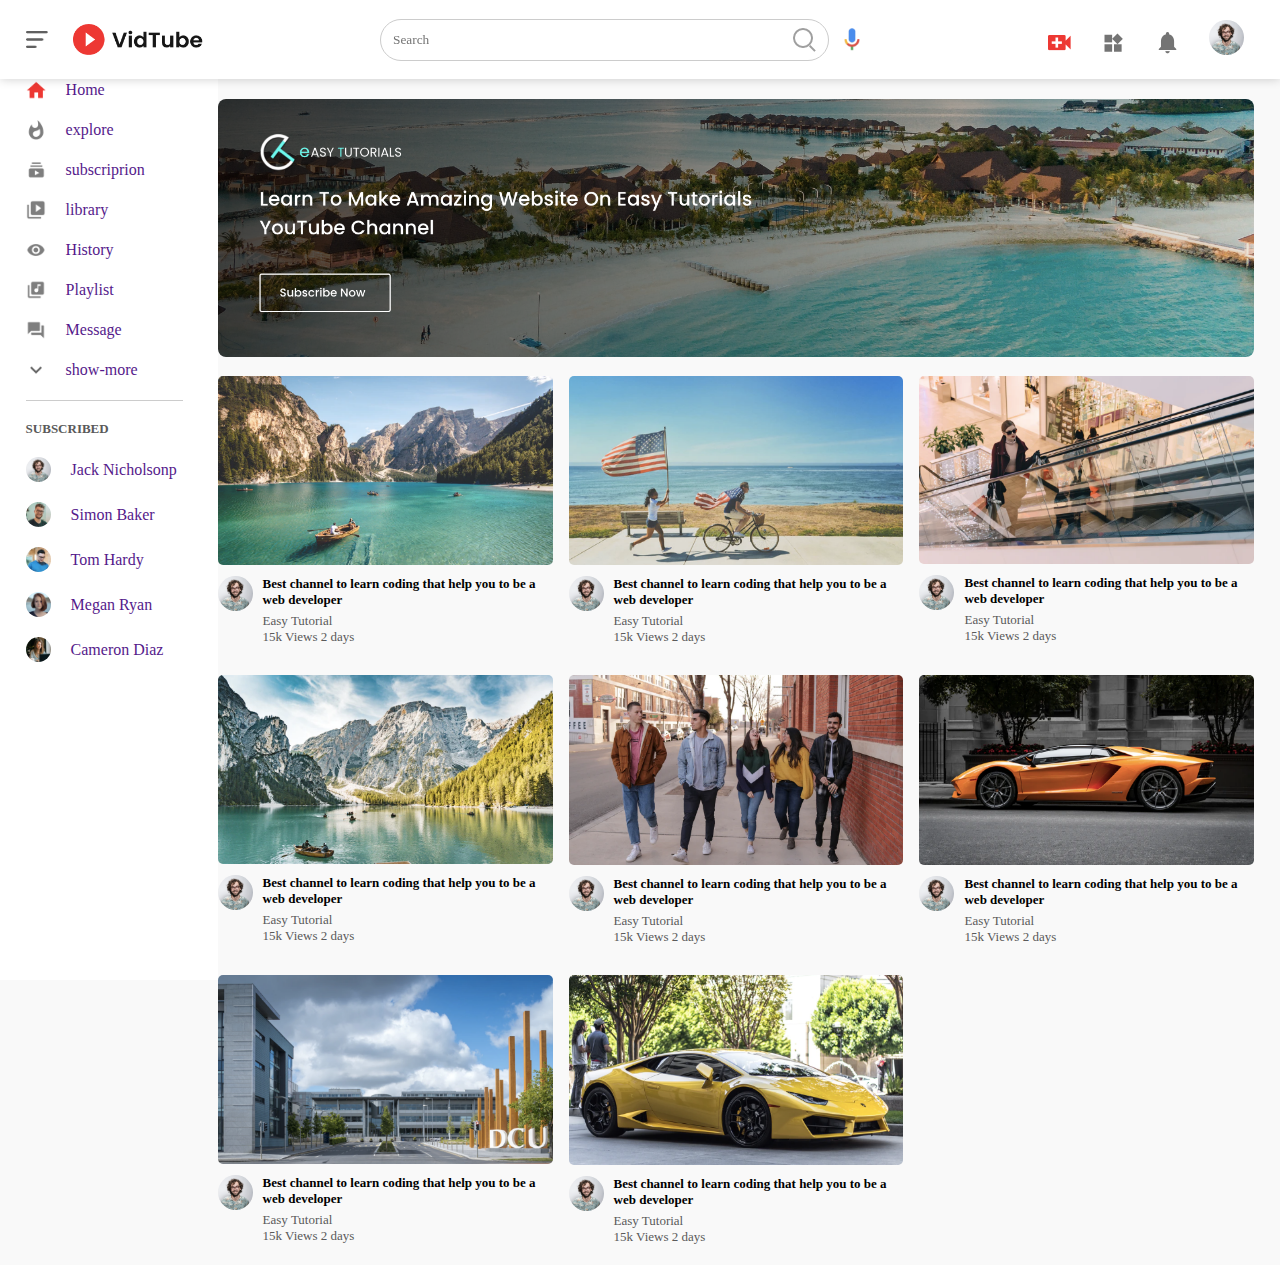
<file: index.html>
<!DOCTYPE html>
<html lang="en">
<head>
    <meta charset="UTF-8">
    <meta name="viewport" content="width=device-width, initial-scale=1.0">
    <title>yuotube clone</title>
    <link rel="stylesheet" href="style.css">
</head>
<body>
    <nav class="flex-div">
        <div class="menu flex-div" >
            <img src="images/menu.png" alt="" class="menu-icon">
            <img src="images/logo.png" alt="" class="logo">
        </div>

        <div class="nav-middle flex-div">
           <div class="search-box flex-div">
                <input type="text" placeholder="Search">
                <img src="images/search.png" >
           </div>
           <img src="images/voice-search.png" class="mic-icon">
        </div> 

        <div class="right-nav">
            <a href=""><img src="images/upload.png" alt=""></a>
            <img src="images/more.png" alt="">
            <a href=""><img src="images/notification.png" alt=""></a>
            <img src="images/Jack.png" alt="" id="user-icon">
        </div>
    </nav>
    <div class="sidebar">
        <div class="shortcut-links">
            <a href=""><img src="images/home.png" alt=""><p>Home</p></a>
            <a href=""><img src="images/explore.png" alt=""><p>explore</p></a>
            <a href=""><img src="images/subscriprion.png" alt=""><p>subscriprion</p></a>
            <a href=""><img src="images/library.png" alt=""><p>library</p></a>
            <a href=""><img src="images/history.png" alt=""><p>History</p></a>
            <a href=""><img src="images/playlist.png" alt=""><p>Playlist</p></a>
            <a href=""><img src="images/messages.png" alt=""><p>Message</p></a>
            <a href=""><img src="images/show-more.png" alt=""><p>show-more</p></a>
            <hr>
        </div>
        <div class="subscribed-list">
            <h3>SUBSCRIBED</h3>
            <a href=""> <img src="images/Jack.png" alt=""><p>Jack Nicholsonp</p></a>
            <a href=""> <img src="images/simon.png" alt=""><p>Simon Baker</p></a>
            <a href=""> <img src="images/tom.png" alt=""><p>Tom Hardy</p></a>
            <a href=""> <img src="images/megan.png" alt=""><p>Megan Ryan</p></a>
            <a href=""> <img src="images/cameron.png" alt=""><p>Cameron Diaz</p></a>
        </div>
    </div>
      
     
              <!-- main -->
     
    <div class="container">
        <div class="banner">
            <img src="images/banner.png" alt="">
        </div>
        <div class="list-container">
            <div class="vid-list">
                <a href="play-video.html"><img src="images/thumbnail1.png" class="thumbnail"></a>
                <div class="flex-div">
                    <img src="images/Jack.png">
                    <div class="vid-info">
                        <a href="play-video.html">Best channel to learn coding that help you to be a web developer</a>
                        <p>Easy Tutorial</p>
                        <p>15k Views 2 days</p>
                    </div>
                </div>
            </div>
            <div class="vid-list">
                <img src="images/thumbnail2.png" class="thumbnail">
                <div class="flex-div">
                    <img src="images/Jack.png">
                    <div class="vid-info">
                        <a href="">Best channel to learn coding that help you to be a web developer</a>
                        <p>Easy Tutorial</p>
                        <p>15k Views 2 days</p>
                    </div>
                </div>
            </div>
            <div class="vid-list">
                <img src="images/thumbnail3.png" class="thumbnail">
                <div class="flex-div">
                    <img src="images/Jack.png">
                    <div class="vid-info">
                        <a href="">Best channel to learn coding that help you to be a web developer</a>
                        <p>Easy Tutorial</p>
                        <p>15k Views 2 days</p>
                    </div>
                </div>
            </div>
            <div class="vid-list">
                <img src="images/thumbnail4.png" class="thumbnail">
                <div class="flex-div">
                    <img src="images/Jack.png">
                    <div class="vid-info">
                        <a href="">Best channel to learn coding that help you to be a web developer</a>
                        <p>Easy Tutorial</p>
                        <p>15k Views 2 days</p>
                    </div>
                </div>
            </div>
            <div class="vid-list">
                <img src="images/thumbnail5.png" class="thumbnail">
                <div class="flex-div">
                    <img src="images/Jack.png">
                    <div class="vid-info">
                        <a href="">Best channel to learn coding that help you to be a web developer</a>
                        <p>Easy Tutorial</p>
                        <p>15k Views 2 days</p>
                    </div>
                </div>
            </div>
            <div class="vid-list">
                <img src="images/thumbnail6.png" class="thumbnail">
                <div class="flex-div">
                    <img src="images/Jack.png">
                    <div class="vid-info">
                        <a href="">Best channel to learn coding that help you to be a web developer</a>
                        <p>Easy Tutorial</p>
                        <p>15k Views 2 days</p>
                    </div>
                </div>
            </div>
            <div class="vid-list">
                <img src="images/thumbnail7.png" class="thumbnail">
                <div class="flex-div">
                    <img src="images/Jack.png">
                    <div class="vid-info">
                        <a href="">Best channel to learn coding that help you to be a web developer</a>
                        <p>Easy Tutorial</p>
                        <p>15k Views 2 days</p>
                    </div>
                </div>
            </div>
            <div class="vid-list">
                <img src="images/thumbnail8.png" class="thumbnail">
                <div class="flex-div">
                    <img src="images/Jack.png">
                    <div class="vid-info">
                        <a href="">Best channel to learn coding that help you to be a web developer</a>
                        <p>Easy Tutorial</p>
                        <p>15k Views 2 days</p>
                    </div>
                </div>
            </div>
        </div>
    </div>
    <script src="script.js"></script>
</body>
</html>
</file>
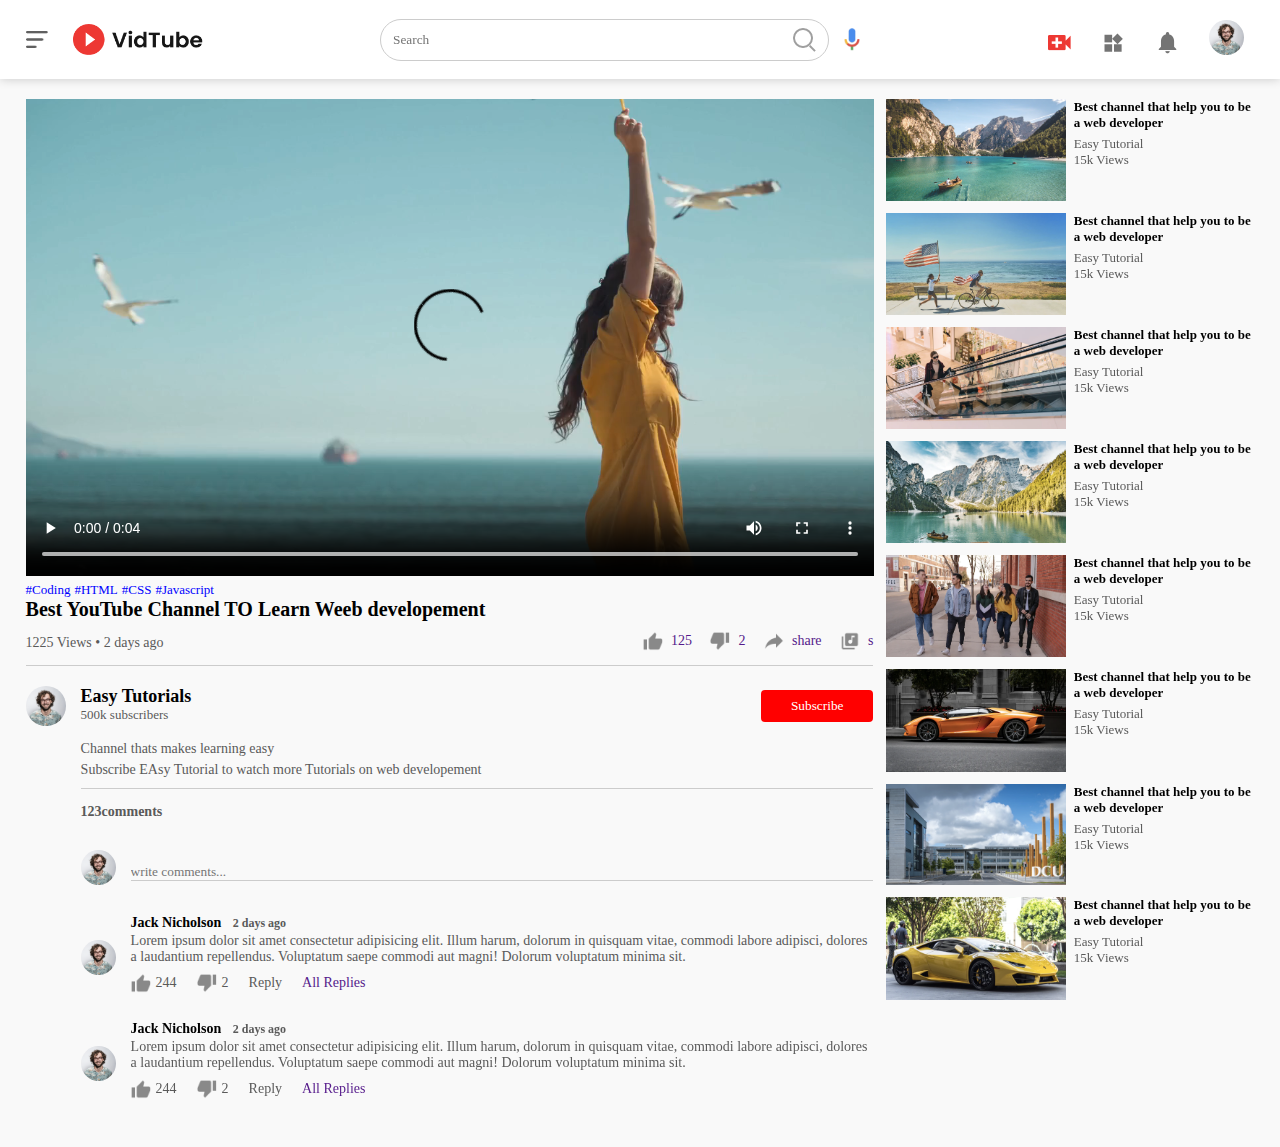
<file: play-video.html>
<!DOCTYPE html>
<html lang="en">

<head>
    <meta charset="UTF-8">
    <meta name="viewport" content="width=device-width, initial-scale=1.0">
    <title>Play-video Easy Toturial yt channel</title>
    <link rel="stylesheet" href="style.css">
</head>

<body>
    <nav class="flex-div">
        <div class="menu flex-div">
            <img src="images/menu.png" alt="" class="menu-icon">
            <img src="images/logo.png" alt="" class="logo">
        </div>

        <div class="nav-middle flex-div">
            <div class="search-box flex-div">
                <input type="text" placeholder="Search">
                <img src="images/search.png">
            </div>
            <img src="images/voice-search.png" class="mic-icon">
        </div>

        <div class="right-nav">
            <a href=""><img src="images/upload.png" alt=""></a>
            <img src="images/more.png" alt="">
            <a href=""><img src="images/notification.png" alt=""></a>
            <img src="images/Jack.png" alt="" id="user-icon">
        </div>
    </nav>
    <div class="container play-container">
        <div class="row">
            <div class="play-video">
                <video controls autoplay>
                    <source src="images/video.mp4" type="video/mp4">
                </video>

                <div class="tags">
                    <a href="">#Coding</a> <a href="">#HTML</a> <a href="">#CSS</a> <a href="">#Javascript</a>
                </div>
                <h3>Best YouTube Channel TO Learn Weeb developement</h3>
                <div class="play-video-info">
                    <p>
                        1225 Views &bull; 2 days ago
                    </p>
                    <div>
                        <a href=""><img src="images/like.png" alt="">125</a>
                        <a href=""><img src="images/dislike.png" alt="">2</a>
                        <a href=""><img src="images/share.png" alt="">share</a>
                        <a href=""><img src="images/save.png" alt="">s</a>
                    </div>
                </div>
                <hr>
                <div class="publisher">
                    <img src="images/Jack.png">
                    <div>
                        <p>Easy Tutorials</p>
                        <span>
                            500k subscribers
                        </span>
                    </div>
                    <button type="button">Subscribe</button>
                </div>
                <div class="vid-description">
                    <p>Channel thats makes learning easy</p>
                    <p>Subscribe EAsy Tutorial to watch more Tutorials on web developement</p>
                    <hr>
                    <h4>123comments</h4>
                    <div class="add-comment">
                        <img src="images/Jack.png">
                        <input type="text" placeholder="write comments...">
                    </div>
                    <div class="old-comment">
                        <img src="images/Jack.png" alt="">
                        <div>
                            <h3>
                                Jack Nicholson <span>2 days ago</span>
                            </h3>
                            <p>Lorem ipsum dolor sit amet consectetur adipisicing elit. Illum harum, dolorum in quisquam
                                vitae, commodi labore adipisci, dolores a laudantium repellendus. Voluptatum saepe
                                commodi aut magni! Dolorum voluptatum minima sit.</p>
                                <div class="acomment-action">
                                    <img src="images/like.png" alt="">
                                    <span>
                                        244
                                    </span>
                                    <img src="images/dislike.png" alt="">
                                    <span>2</span>
                                    <span>Reply</span>
                                    <a href="">All Replies</a>
                                </div>
                        </div>
                    </div>
                    <div class="old-comment">
                        <img src="images/Jack.png" alt="">
                        <div>
                            <h3>
                                Jack Nicholson <span>2 days ago</span>
                            </h3>
                            <p>Lorem ipsum dolor sit amet consectetur adipisicing elit. Illum harum, dolorum in quisquam
                                vitae, commodi labore adipisci, dolores a laudantium repellendus. Voluptatum saepe
                                commodi aut magni! Dolorum voluptatum minima sit.</p>
                                <div class="acomment-action">
                                    <img src="images/like.png" alt="">
                                    <span>
                                        244
                                    </span>
                                    <img src="images/dislike.png" alt="">
                                    <span>2</span>
                                    <span>Reply</span>
                                    <a href="">All Replies</a>
                                </div>
                        </div>
                    </div>
                </div>




            </div>
            <div class="right-sidebar">
                <div class="side-video-list">
                    <a href="" class="small-thumbnail"><img src="images/thumbnail1.png"></a>
                    <div class="vid-info">
                        <a href="">Best channel that help you to be a web developer</a>
                        <p>Easy Tutorial</p>
                        <p>15k Views</p>
                    </div>
                </div>
                <div class="side-video-list">
                    <a href="" class="small-thumbnail"><img src="images/thumbnail2.png"></a>
                    <div class="vid-info">
                        <a href="">Best channel that help you to be a web developer</a>
                        <p>Easy Tutorial</p>
                        <p>15k Views</p>
                    </div>
                </div>
                <div class="side-video-list">
                    <a href="" class="small-thumbnail"><img src="images/thumbnail3.png"></a>
                    <div class="vid-info">
                        <a href="">Best channel that help you to be a web developer</a>
                        <p>Easy Tutorial</p>
                        <p>15k Views</p>
                    </div>
                </div>
                <div class="side-video-list">
                    <a href="" class="small-thumbnail"><img src="images/thumbnail4.png"></a>
                    <div class="vid-info">
                        <a href="">Best channel that help you to be a web developer</a>
                        <p>Easy Tutorial</p>
                        <p>15k Views</p>
                    </div>
                </div>
                <div class="side-video-list">
                    <a href="" class="small-thumbnail"><img src="images/thumbnail5.png"></a>
                    <div class="vid-info">
                        <a href="">Best channel that help you to be a web developer</a>
                        <p>Easy Tutorial</p>
                        <p>15k Views</p>
                    </div>
                </div>
                <div class="side-video-list">
                    <a href="" class="small-thumbnail"><img src="images/thumbnail6.png"></a>
                    <div class="vid-info">
                        <a href="">Best channel that help you to be a web developer</a>
                        <p>Easy Tutorial</p>
                        <p>15k Views</p>
                    </div>
                </div>
                <div class="side-video-list">
                    <a href="" class="small-thumbnail"><img src="images/thumbnail7.png"></a>
                    <div class="vid-info">
                        <a href="">Best channel that help you to be a web developer</a>
                        <p>Easy Tutorial</p>
                        <p>15k Views</p>
                    </div>
                </div>
                <div class="side-video-list">
                    <a href="" class="small-thumbnail"><img src="images/thumbnail8.png"></a>
                    <div class="vid-info">
                        <a href="">Best channel that help you to be a web developer</a>
                        <p>Easy Tutorial</p>
                        <p>15k Views</p>
                    </div>
                </div>
            </div>
        </div>
    </div>

</body>

</html>
</file>
<file: style.css>
*{
    margin: 0;
    padding: 0;
    font-family: 'poppins', 'sans-serif';
    text-decoration: none;
    
}
img{
    cursor: pointer;
}
.flex-div{
    display: flex;
    align-items: center;
}
nav{
    /* display: flex; */
    /* align-items: center; */
    justify-content: space-between;
    padding: 10px 2%;
    background: white;
    position: sticky;
    top: 0;
    z-index: 10;
    
    box-shadow: 0 0 10px rgba(0, 0, 0, 0.2);
}
.menu{
    display: flex;
    
}
.menu .menu-icon{
  width: 22px;
  margin-right: 25px;
}
.menu .logo{
    width: 130px;
}

.nav-middle .mic-icon{
    width: 16px;
}

.nav-middle .search-box{
    border: 1px solid #ccc;
    margin-right: 15px;
    padding: 8px 12px;
    border-radius: 25px;
}

.nav-middle .search-box input{
    width: 400px;
    border: 0;
    outline: 0;
    background:transparent;
}


  
.right-nav{
    margin: 10px;
    /* margin-right: 100px; */
}

.right-nav img{
    width:25px;
    margin-right:25px;
    /* height:30px; */
}
.right-nav #user-icon{
    width: 35px;
    border-radius: 50%;
    margin-right: 0;
}
.sidebar{
    background: white;
    width: 15%;
    height: 100vh;
    position: fixed;
    top: 0;
    padding-left: 2%;
    padding-top: 80px;
}
.shortcut-links a img{
    width: 20px;
    margin-right: 20px;
}
.shortcut-links a {
    display: flex;
    align-items: center;
    margin-bottom: 20px;
    width: fit-content;
    flex-wrap: wrap;
}
.shortcut-links a :first-child{
    color: #ed3833;
}
.sidebar hr{
    border: 0;
    height: 1px;
    background: #ccc;
    width: 82%;
}
.subscribed-list h3{
    font-size: 13px;
    margin: 20px 0;
    color: #5a5a5a;
}
.subscribed-list a{
    display: flex;
    align-items: center;
    margin-bottom: 20px;
    width: fit-content;
    flex-wrap: wrap;
}
.subscribed-list a img{
    width: 25px;
    border-radius: 50%;
    margin-right: 20px;
}
.small-sidebar{
    width: 5%;
}
.small-sidebar a p {
    display: none;
}
.small-sidebar h3{
    display: none;
}
.small-sidebar hr{
    width: 50%;
    margin-bottom: 25px;
}
.container{
    background: #f9f9f9;
    padding: 17%;
    padding-right: 2%;
    padding-top: 20px;
    padding-bottom: 20px;
}
.large-container{
    padding-left: 7%;
}
.banner{
    width: 100%;
}
.banner img{
    width: 100%;
    border-radius: 8px;
}
.list-container{
    display: grid;
    grid-template-columns: repeat(auto-fit, minmax(250px, 1fr));
    grid-column-gap: 16px;
    grid-row-gap: 30px;
    margin-top: 15px;
}
.vid-list .thumbnail{
    width: 100%;
    border-radius: 5px;
}
.vid-list .flex-div{
    align-items: flex-start;
    margin-top: 7px;
}
.vid-list .flex-div img{
    width: 35px;
    margin-right: 10px;
    border-radius: 50%;
}
.vid-info{
    color: #5a5a5a;
    font-size: 13px;
}
.vid-info a{
    color: #000;
    font-weight: 600;
    display: block;
    margin-bottom: 5px;
}
@media (max-width: 900px){
    .menu-icon{
        display: none;
    }
    .sidebar{
        display: none;
    }
    .container, .large-container{
        padding-left: 5%;
        padding-right: 5%;
    }
    .right-nav img{
        display: none;
    }
    .right-nav .user-icon{
        display: block;
        width: 30px;
    }
    
    .nav-middle .search-box input{
        width: 100px;
    }
    .nav-middle .mic-icon{
        display: none;
    }
    .logo{
        width: 90px;
    }
}

                 /* play video page */



    .play-container{
        padding-left: 2%;
    }
    .row{
        display: flex;
        justify-content: space-between;
        flex-wrap: wrap;
    }
    .play-video{
        flex-basis: 69%;
    }
    .right-sidebar{
        flex-basis: 30%;
    }
    .play-video video{
        width: 100%;
    }
    .side-video-list{
        display: flex;
        justify-content: space-between;
        margin-bottom: 8px;

    }
    .side-video-list img{
        width: 100%;
    }
    .side-video-list .small-thumbnail{
        flex-basis: 49%;
    }
    .side-video-list .vid-info{
        flex-basis: 49%;
    }
    .play-video .tags a{
        color: #0000ff;
        font-size: 13px ;
    }
    .play-video h3{
        font-weight: 600px;
        font-size: 20px;
    }
    .play-video .play-video-info{
        display: flex;
        align-items: center;
        justify-content: space-between;
        flex-wrap: wrap;
        margin-top: 10px;
        font-size: 14px;
        color: #5a5a5a;
    }
    .play-video .play-video-info a img{
        width: 20px;
        margin-right: 8px;

    }
    .play-video .play-video-info a {
        display: inline-flex;
        align-items: center;
        margin-left: 15px;
    }
    .play-video hr{
        border: 0;
        height: 1px;
        background: #ccc;
        margin: 10px 0;
    }
    .publisher{
        display: flex;
        align-items: center;
        margin-top: 20px;
    }
    .publisher div{
        flex: 1;
        line-height: 18px;
    }
    .publisher img{
        width: 40px;
        border-radius: 50%;
        margin-right: 15px;
    }
    .publisher div p {
        color: #000;
        font-weight: 600;
        font-size: 18px;
    }
    .publisher div span{
        font-size: 13px;
        color: #5a5a5a;
    }
 .publisher button{
    background: red;
    color: #fff;
    padding: 8px 30px;
    border: 0;
    outline: 0;
    border-radius: 4px;
    cursor: pointer;
 }
 .vid-description{
    padding-left: 55px;
    margin: 15px 0;
 }
 .vid-description p{
    font-size: 14px;
    margin-bottom: 5px;
    color: #5a5a5a;
 }
 .vid-description h4{
    font-size: 14px;
    color: #5a5a5a;
    margin-top: 15px;
 }
 .add-comment{
    display: flex;
    align-items: center;
    margin: 30px 0;
 }
 .add-comment img{
    width: 35px;
    border-radius: 50px;
    margin-right: 15px;
 }
 .add-comment input{
    border: 0;
    outline: 0;
    border-bottom: 1px solid #ccc;
    width: 100%;
    padding-top: 10px;
    background: transparent;
 }
 .old-comment{
    display: flex;
    align-items: center;
    margin: 20px 0;
 }
 .old-comment img{
    width: 35px;
    border-radius: 50%;
    margin-right: 15px;
 }
 .old-comment h3{
    font-size: 14px;
    margin-bottom: 2px;
 }
 .old-comment h3 span{
    font-size: 12px;
    color: #5a5a5a;
    font-weight: 500px;
    margin-left: 8px;
 }
 .old-comment .acomment-action{
    display: flex;
    align-items: center;
    margin: 8px 0;
    font-size: 14px;
 }
 .old-comment .acomment-action img{
    border-radius: 0;
    width: 20px;
    margin-right: 5px;
 }
 .old-comment .acomment-action span{
    margin-right: 20px;
    color: #5a5a5a;
 }
 .old-comment .acomment-action{
    color: #0000ff;
 }
 @media(max-width:900px){
    .play-video{
        flex-basis: 100%;
    }
    .right-sidebar{
        flex-basis: 100%;
    }
    .play-container{
        padding-left: 5%;
    }
    .vid-description{
        padding-left: 0;
    }
    .play-video .play-video-info a{
        margin-left: 0;
        margin-right: 15px;
        margin-top: 15px;
    }
 }
</file>
